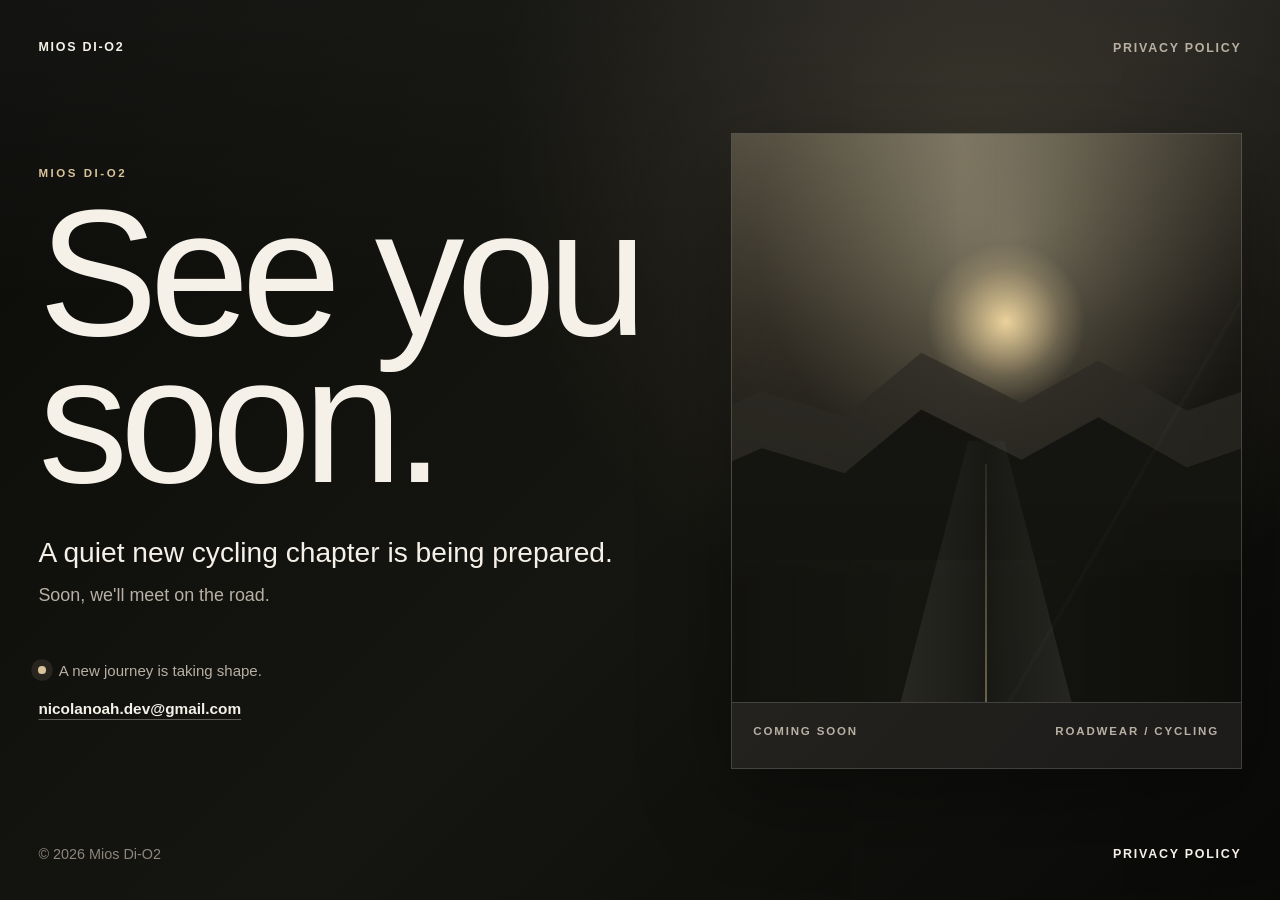
<file: index.html>
<!doctype html>
<html lang="en">
  <head>
    <meta charset="utf-8">
    <meta name="viewport" content="width=device-width, initial-scale=1">
    <meta name="description" content="Mios Di-O2 is coming soon. A quiet new cycling chapter is being prepared.">
    <title>Mios Di-O2 — Coming Soon</title>
    <link rel="stylesheet" href="styles.css">
  </head>
  <body>
    <a class="skip-link" href="#main">Skip to content</a>
    <div class="site-shell">
      <header class="site-header" aria-label="Site header">
        <a class="brand-mark" href="index.html" aria-label="Mios Di-O2 home">MIOS DI-O2</a>
        <nav aria-label="Site navigation">
          <a class="nav-link" href="privacy.html">Privacy Policy</a>
        </nav>
      </header>

      <main id="main" class="home-layout">
        <section class="intro" aria-labelledby="headline">
          <p class="kicker">MIOS DI-O2</p>
          <h1 id="headline">See you soon.</h1>
          <p class="lead">A quiet new cycling chapter is being prepared.</p>
          <p class="supporting">Soon, we'll meet on the road.</p>

          <div class="status-line" role="status">
            <span aria-hidden="true"></span>
            <p>A new journey is taking shape.</p>
          </div>

          <a class="email-link" href="mailto:nicolanoah.dev@gmail.com">nicolanoah.dev@gmail.com</a>
        </section>

        <section class="editorial-visual" aria-label="Minimal cycling landscape">
          <div class="photo-field" aria-hidden="true">
            <div class="sun"></div>
            <div class="ridge ridge-back"></div>
            <div class="ridge ridge-front"></div>
            <div class="road"></div>
            <div class="road-line"></div>
          </div>
          <div class="visual-caption">
            <span>Coming soon</span>
            <span>Roadwear / Cycling</span>
          </div>
        </section>
      </main>

      <footer class="site-footer">
        <p>© 2026 Mios Di-O2</p>
        <a href="privacy.html">Privacy Policy</a>
      </footer>
    </div>
  </body>
</html>
</file>
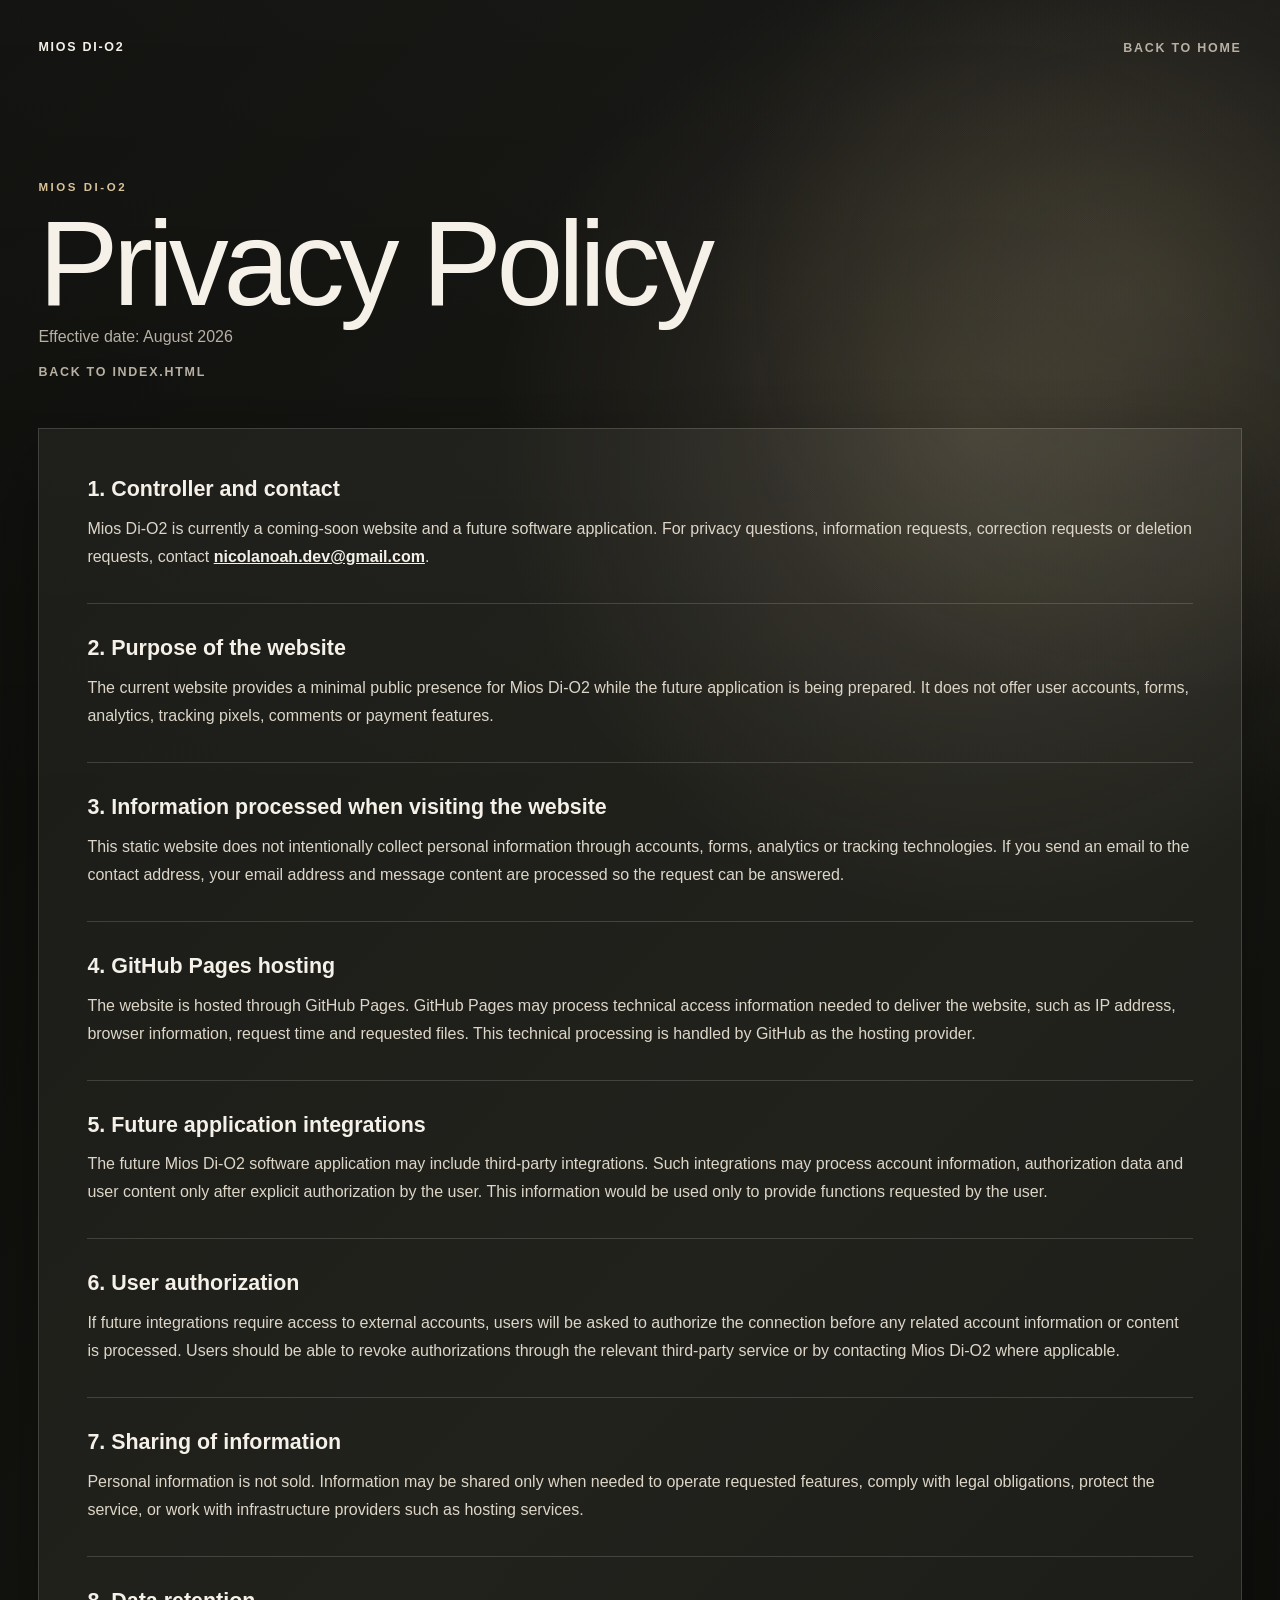
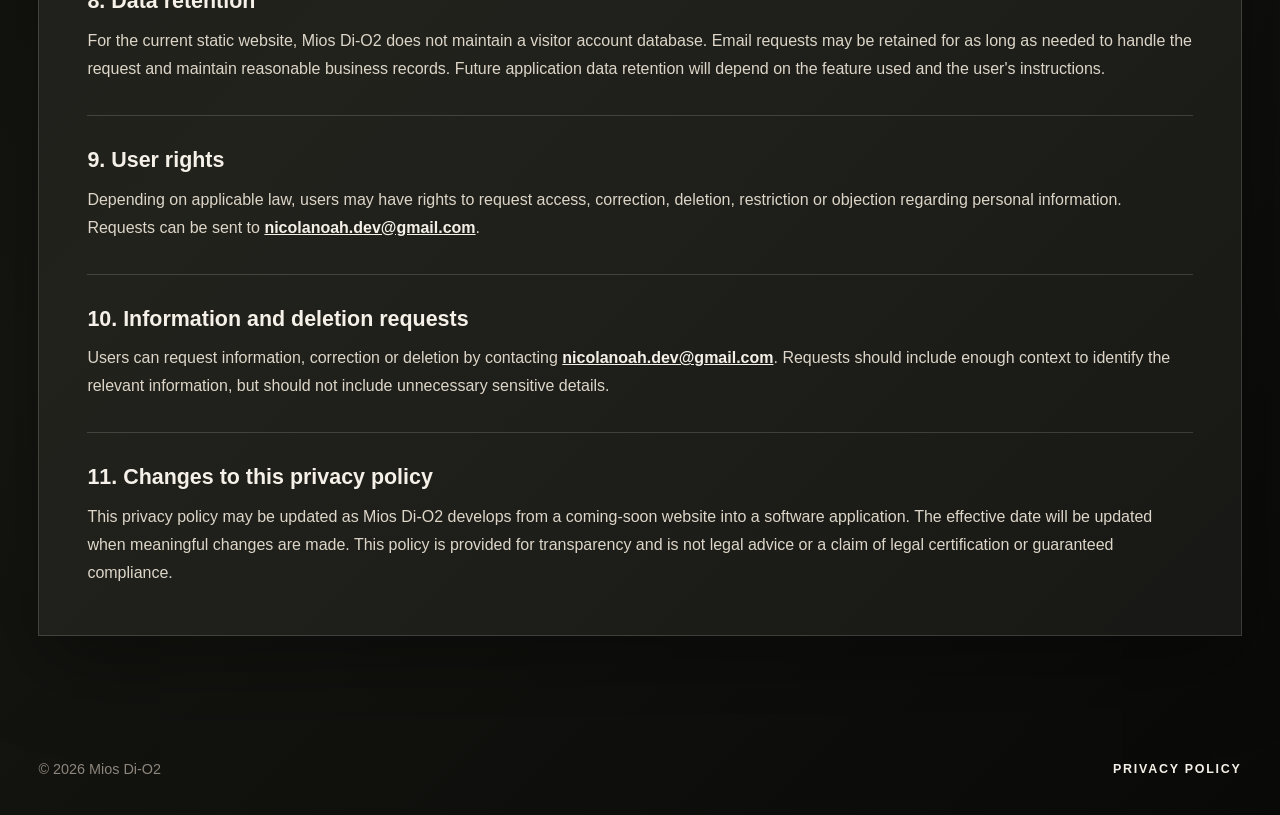
<file: privacy.html>
<!doctype html>
<html lang="en">
  <head>
    <meta charset="utf-8">
    <meta name="viewport" content="width=device-width, initial-scale=1">
    <meta name="description" content="Privacy Policy for Mios Di-O2.">
    <title>Privacy Policy — Mios Di-O2</title>
    <link rel="stylesheet" href="styles.css">
  </head>
  <body>
    <a class="skip-link" href="#main">Skip to content</a>
    <div class="site-shell privacy-shell">
      <div class="ambient ambient-one" aria-hidden="true"></div>
      <div class="ambient ambient-two" aria-hidden="true"></div>

      <header class="site-header" aria-label="Site header">
        <a class="brand-mark" href="index.html" aria-label="Mios Di-O2 home">
          <span class="brand-orbit" aria-hidden="true"></span>
          <span>MIOS DI-O2</span>
        </a>
        <nav aria-label="Main navigation">
          <a class="nav-link" href="index.html">Back to home</a>
        </nav>
      </header>

      <main id="main" class="policy-layout">
        <section class="policy-hero">
          <p class="eyebrow">Mios Di-O2</p>
          <h1>Privacy Policy</h1>
          <p class="effective-date">Effective date: August 2026</p>
          <a class="back-link" href="index.html">Back to index.html</a>
        </section>

        <article class="policy-card">
          <section>
            <h2>1. Controller and contact</h2>
            <p>Mios Di-O2 is currently a coming-soon website and a future software application. For privacy questions, information requests, correction requests or deletion requests, contact <a href="mailto:nicolanoah.dev@gmail.com">nicolanoah.dev@gmail.com</a>.</p>
          </section>

          <section>
            <h2>2. Purpose of the website</h2>
            <p>The current website provides a minimal public presence for Mios Di-O2 while the future application is being prepared. It does not offer user accounts, forms, analytics, tracking pixels, comments or payment features.</p>
          </section>

          <section>
            <h2>3. Information processed when visiting the website</h2>
            <p>This static website does not intentionally collect personal information through accounts, forms, analytics or tracking technologies. If you send an email to the contact address, your email address and message content are processed so the request can be answered.</p>
          </section>

          <section>
            <h2>4. GitHub Pages hosting</h2>
            <p>The website is hosted through GitHub Pages. GitHub Pages may process technical access information needed to deliver the website, such as IP address, browser information, request time and requested files. This technical processing is handled by GitHub as the hosting provider.</p>
          </section>

          <section>
            <h2>5. Future application integrations</h2>
            <p>The future Mios Di-O2 software application may include third-party integrations. Such integrations may process account information, authorization data and user content only after explicit authorization by the user. This information would be used only to provide functions requested by the user.</p>
          </section>

          <section>
            <h2>6. User authorization</h2>
            <p>If future integrations require access to external accounts, users will be asked to authorize the connection before any related account information or content is processed. Users should be able to revoke authorizations through the relevant third-party service or by contacting Mios Di-O2 where applicable.</p>
          </section>

          <section>
            <h2>7. Sharing of information</h2>
            <p>Personal information is not sold. Information may be shared only when needed to operate requested features, comply with legal obligations, protect the service, or work with infrastructure providers such as hosting services.</p>
          </section>

          <section>
            <h2>8. Data retention</h2>
            <p>For the current static website, Mios Di-O2 does not maintain a visitor account database. Email requests may be retained for as long as needed to handle the request and maintain reasonable business records. Future application data retention will depend on the feature used and the user's instructions.</p>
          </section>

          <section>
            <h2>9. User rights</h2>
            <p>Depending on applicable law, users may have rights to request access, correction, deletion, restriction or objection regarding personal information. Requests can be sent to <a href="mailto:nicolanoah.dev@gmail.com">nicolanoah.dev@gmail.com</a>.</p>
          </section>

          <section>
            <h2>10. Information and deletion requests</h2>
            <p>Users can request information, correction or deletion by contacting <a href="mailto:nicolanoah.dev@gmail.com">nicolanoah.dev@gmail.com</a>. Requests should include enough context to identify the relevant information, but should not include unnecessary sensitive details.</p>
          </section>

          <section>
            <h2>11. Changes to this privacy policy</h2>
            <p>This privacy policy may be updated as Mios Di-O2 develops from a coming-soon website into a software application. The effective date will be updated when meaningful changes are made. This policy is provided for transparency and is not legal advice or a claim of legal certification or guaranteed compliance.</p>
          </section>
        </article>
      </main>

      <footer class="site-footer">
        <p>© 2026 Mios Di-O2</p>
        <a href="privacy.html">Privacy Policy</a>
      </footer>
    </div>
  </body>
</html>
</file>
<file: styles.css>
:root {
  color-scheme: dark;
  --ink: #f5f1e8;
  --muted: #b8b0a3;
  --soft: #8d867c;
  --paper: #11110f;
  --panel: rgba(245, 241, 232, .07);
  --line: rgba(245, 241, 232, .16);
  --accent: #d9c49a;
  --focus: #f1d28b;
  --shadow: 0 28px 80px rgba(0, 0, 0, .34);
  font-family: "Helvetica Neue", Helvetica, Arial, ui-sans-serif, system-ui, sans-serif;
}

* {
  box-sizing: border-box;
}

html {
  min-height: 100%;
  background: #0b0b09;
}

body {
  min-height: 100vh;
  margin: 0;
  color: var(--ink);
  background:
    linear-gradient(180deg, rgba(255, 255, 255, .035), transparent 34%),
    radial-gradient(circle at 76% 18%, rgba(217, 196, 154, .16), transparent 30rem),
    linear-gradient(135deg, #0b0b09 0%, #151511 54%, #090908 100%);
}

body::before {
  position: fixed;
  inset: 0;
  z-index: -1;
  content: "";
  background-image: linear-gradient(rgba(245, 241, 232, .028) 1px, transparent 1px);
  background-size: 100% 4px;
  opacity: .42;
  pointer-events: none;
}

a {
  color: inherit;
}

a:focus-visible {
  outline: 2px solid var(--focus);
  outline-offset: 5px;
}

.skip-link {
  position: fixed;
  left: 1rem;
  top: 1rem;
  z-index: 10;
  transform: translateY(-180%);
  border-radius: 999px;
  padding: .75rem 1rem;
  background: var(--ink);
  color: #0b0b09;
  font-weight: 700;
  transition: transform .18s ease;
}

.skip-link:focus {
  transform: translateY(0);
}

.site-shell {
  display: flex;
  min-height: 100vh;
  flex-direction: column;
  padding: clamp(1.1rem, 3vw, 2.4rem);
}

.site-header,
.site-footer,
.home-layout,
.policy-layout {
  width: min(1240px, 100%);
  margin-inline: auto;
}

.site-header,
.site-footer {
  display: flex;
  align-items: center;
  justify-content: space-between;
  gap: 1rem;
}

.site-header {
  padding-bottom: clamp(2.2rem, 6vw, 5rem);
}

.brand-mark,
.nav-link,
.site-footer a,
.back-link {
  color: var(--ink);
  font-size: .78rem;
  font-weight: 700;
  letter-spacing: .14em;
  text-decoration: none;
  text-transform: uppercase;
}

.nav-link,
.back-link {
  color: var(--muted);
}

.nav-link:hover,
.site-footer a:hover,
.back-link:hover,
.email-link:hover,
.policy-card a:hover {
  color: var(--accent);
}

.home-layout {
  display: grid;
  grid-template-columns: minmax(0, .92fr) minmax(360px, .78fr);
  align-items: end;
  gap: clamp(2.5rem, 7vw, 7rem);
  flex: 1;
}

.intro {
  padding-bottom: clamp(1rem, 4vw, 4rem);
}

.kicker,
.eyebrow {
  margin: 0 0 1.3rem;
  color: var(--accent);
  font-size: .72rem;
  font-weight: 800;
  letter-spacing: .22em;
  text-transform: uppercase;
}

h1 {
  margin: 0;
  max-width: 10ch;
  color: var(--ink);
  font-size: clamp(4.4rem, 14vw, 12rem);
  font-weight: 500;
  letter-spacing: -.045em;
  line-height: .82;
}

.lead {
  max-width: 38rem;
  margin: clamp(1.5rem, 4vw, 2.6rem) 0 0;
  color: var(--ink);
  font-size: clamp(1.25rem, 2.2vw, 2rem);
  font-weight: 400;
  line-height: 1.28;
}

.supporting {
  margin: .85rem 0 0;
  color: var(--muted);
  font-size: clamp(1rem, 1.4vw, 1.2rem);
}

.status-line {
  display: flex;
  align-items: center;
  gap: .8rem;
  margin-top: clamp(2rem, 5vw, 3.5rem);
  color: var(--muted);
}

.status-line span {
  width: .48rem;
  height: .48rem;
  border-radius: 50%;
  background: var(--accent);
  box-shadow: 0 0 0 .42rem rgba(217, 196, 154, .11);
  animation: breathe 2.8s ease-in-out infinite;
}

.status-line p {
  margin: 0;
  font-size: .94rem;
}

.email-link {
  display: inline-block;
  margin-top: 1.3rem;
  color: var(--ink);
  font-size: .96rem;
  font-weight: 600;
  text-decoration-color: rgba(245, 241, 232, .34);
  text-underline-offset: .35em;
}

.editorial-visual {
  align-self: stretch;
  min-height: min(70vh, 780px);
  border: 1px solid var(--line);
  background: var(--panel);
  box-shadow: var(--shadow);
}

.photo-field {
  position: relative;
  min-height: calc(100% - 4.1rem);
  overflow: hidden;
  background:
    linear-gradient(180deg, rgba(246, 229, 190, .28) 0%, rgba(132, 117, 93, .2) 34%, rgba(22, 22, 18, .92) 78%),
    linear-gradient(135deg, #363329, #171713 60%, #0d0d0b);
}

.photo-field::before {
  position: absolute;
  inset: 0;
  content: "";
  background:
    linear-gradient(90deg, rgba(0, 0, 0, .22), transparent 45%, rgba(0, 0, 0, .38)),
    radial-gradient(circle at 55% 18%, rgba(255, 240, 199, .3), transparent 16rem);
}

.photo-field::after {
  position: absolute;
  inset: 0;
  content: "";
  background-image: linear-gradient(120deg, transparent 0 72%, rgba(255, 255, 255, .08) 72.2%, transparent 72.8%);
  opacity: .28;
}

.sun {
  position: absolute;
  left: 54%;
  top: 19%;
  width: 10rem;
  height: 10rem;
  border-radius: 50%;
  background: radial-gradient(circle, rgba(248, 221, 163, .92), rgba(248, 221, 163, .2) 48%, transparent 70%);
  transform: translateX(-50%);
}

.ridge {
  position: absolute;
  left: -8%;
  right: -8%;
  bottom: 28%;
  height: 34%;
  clip-path: polygon(0 58%, 12% 42%, 26% 55%, 39% 22%, 56% 48%, 69% 26%, 84% 52%, 100% 35%, 100% 100%, 0 100%);
}

.ridge-back {
  bottom: 35%;
  background: rgba(44, 42, 35, .72);
  filter: blur(.5px);
}

.ridge-front {
  bottom: 25%;
  background: rgba(19, 19, 16, .92);
}

.road {
  position: absolute;
  left: 50%;
  bottom: -18%;
  width: 44%;
  height: 64%;
  background: linear-gradient(90deg, transparent 0 8%, rgba(245, 241, 232, .09) 9%, rgba(245, 241, 232, .015) 50%, rgba(245, 241, 232, .09) 91%, transparent 92% 100%);
  clip-path: polygon(42% 0, 58% 0, 100% 100%, 0 100%);
  transform: translateX(-50%);
}

.road-line {
  position: absolute;
  left: 50%;
  bottom: 0;
  width: 1px;
  height: 42%;
  background: linear-gradient(to bottom, rgba(217, 196, 154, .2), rgba(217, 196, 154, .86));
  transform: translateX(-50%);
}

.visual-caption {
  display: flex;
  justify-content: space-between;
  gap: 1rem;
  border-top: 1px solid var(--line);
  padding: 1.35rem;
  color: var(--muted);
  font-size: .72rem;
  font-weight: 800;
  letter-spacing: .16em;
  text-transform: uppercase;
}

.site-footer {
  padding-top: clamp(2.8rem, 6vw, 5rem);
  color: var(--soft);
  font-size: .9rem;
}

.site-footer p {
  margin: 0;
}

.privacy-shell {
  background:
    radial-gradient(circle at 88% 12%, rgba(217, 196, 154, .13), transparent 26rem),
    transparent;
}

.policy-layout {
  flex: 1;
  padding: clamp(1rem, 4vw, 3rem) 0;
}

.policy-hero {
  margin-bottom: clamp(1.5rem, 4vw, 3rem);
}

.policy-hero h1 {
  max-width: none;
  font-size: clamp(3.5rem, 10vw, 7.5rem);
}

.effective-date {
  margin: 1rem 0;
  color: var(--muted);
}

.policy-card {
  border: 1px solid var(--line);
  padding: clamp(1.2rem, 4vw, 3rem);
  background: rgba(245, 241, 232, .055);
  box-shadow: var(--shadow);
}

.policy-card section + section {
  margin-top: 2rem;
  padding-top: 2rem;
  border-top: 1px solid var(--line);
}

.policy-card h2 {
  margin: 0 0 .8rem;
  color: var(--ink);
  font-size: clamp(1.08rem, 2vw, 1.34rem);
}

.policy-card p {
  margin: 0;
  color: #ddd6c8;
  font-size: 1rem;
  line-height: 1.75;
}

.policy-card a {
  color: var(--ink);
  font-weight: 700;
}

@keyframes breathe {
  0%, 100% {
    opacity: 1;
    transform: scale(1);
  }
  50% {
    opacity: .58;
    transform: scale(.76);
  }
}

@media (max-width: 900px) {
  .home-layout {
    grid-template-columns: 1fr;
  }

  .intro {
    padding-bottom: 0;
  }

  .editorial-visual {
    min-height: 520px;
  }
}

@media (max-width: 640px) {
  .site-header,
  .site-footer,
  .visual-caption {
    align-items: flex-start;
    flex-direction: column;
  }

  h1 {
    font-size: clamp(4.2rem, 22vw, 6.4rem);
  }

  .editorial-visual {
    min-height: 430px;
  }

  .photo-field {
    min-height: 360px;
  }
}

@media (prefers-reduced-motion: reduce) {
  *,
  *::before,
  *::after {
    animation-duration: .001ms !important;
    animation-iteration-count: 1 !important;
    scroll-behavior: auto !important;
    transition-duration: .001ms !important;
  }
}
</file>
